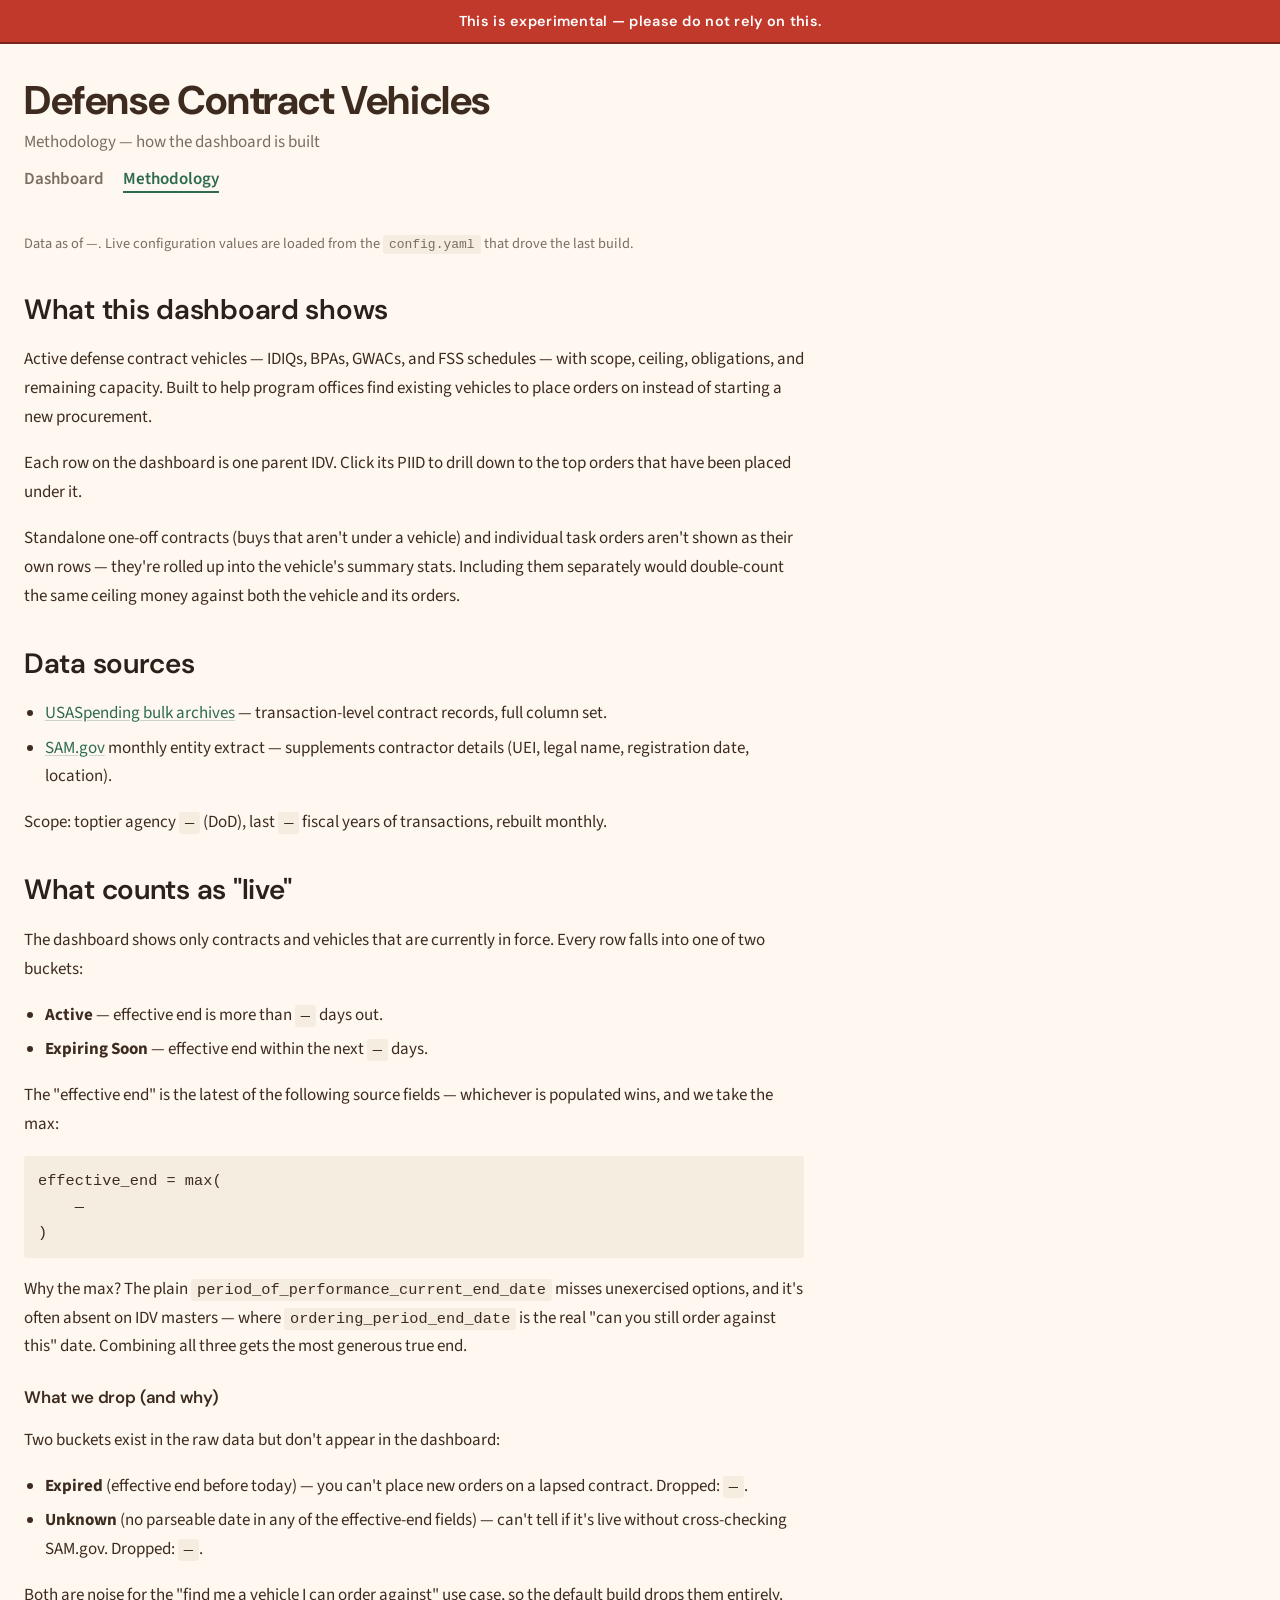
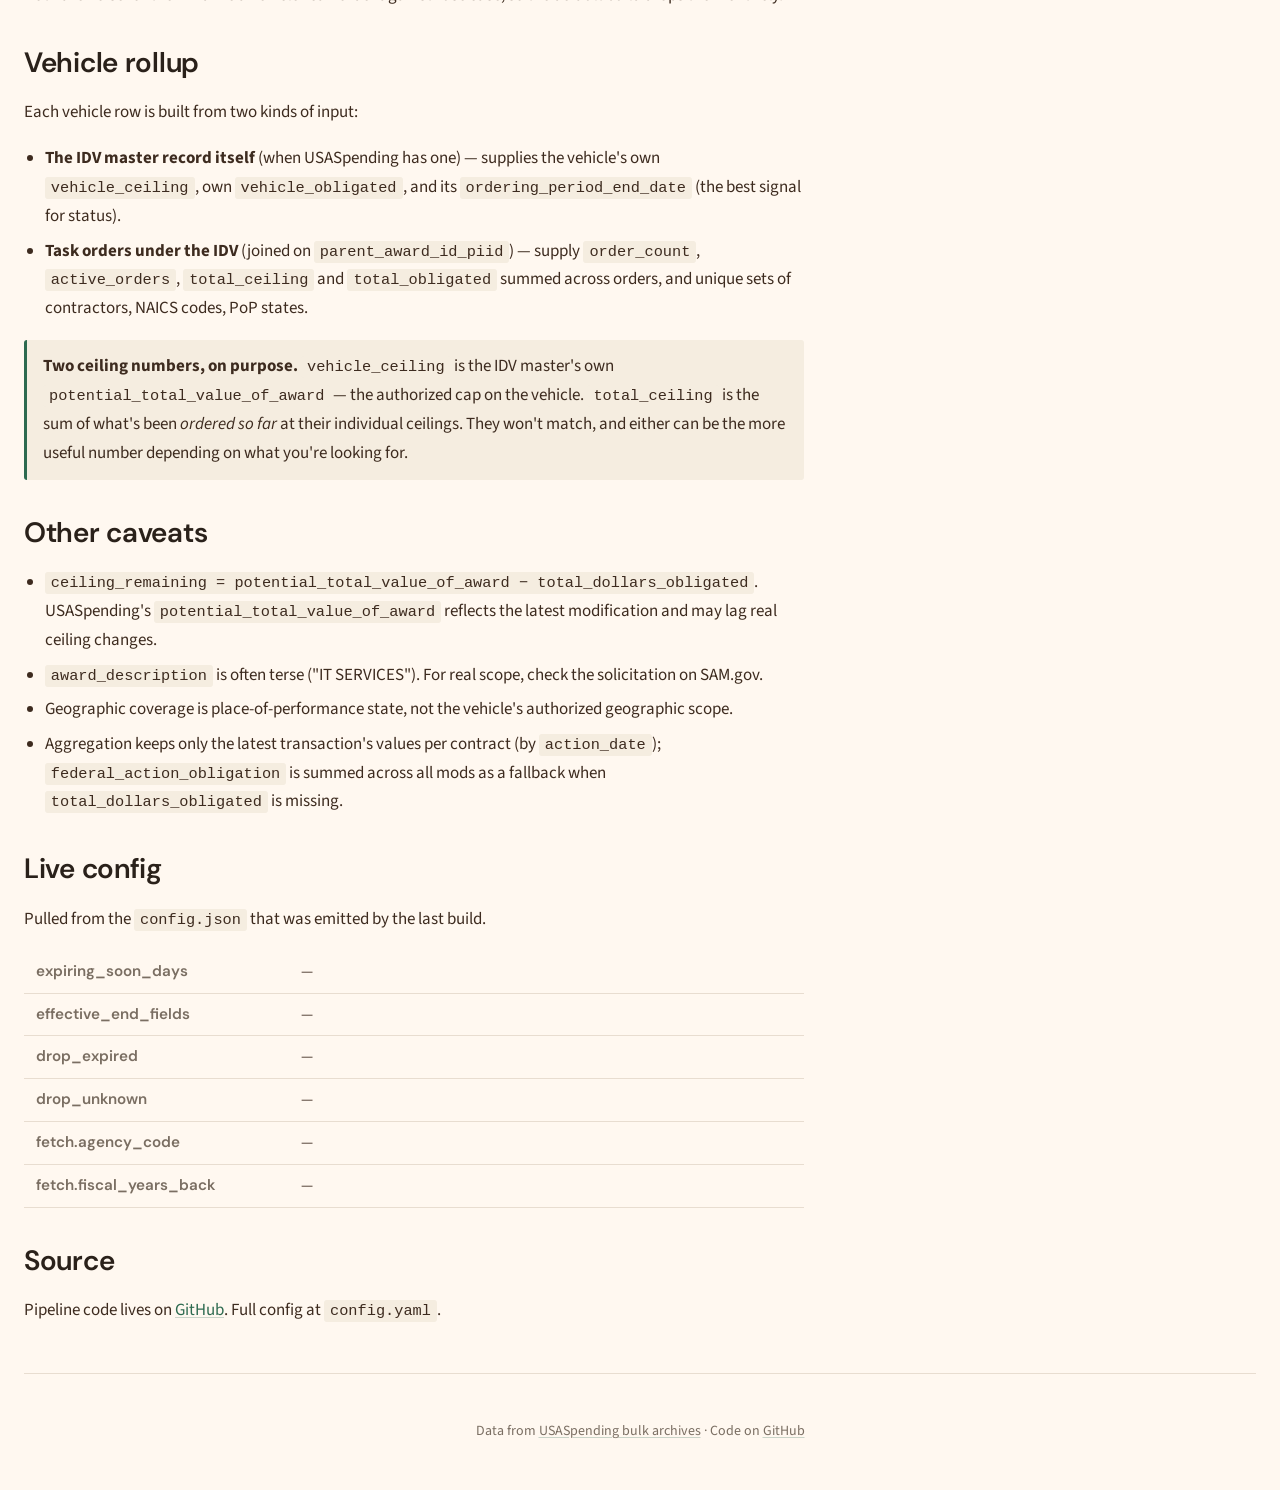
<file: web/methodology.html>
<!DOCTYPE html>
<html lang="en">
<head>
    <meta charset="UTF-8">
    <meta name="viewport" content="width=device-width, initial-scale=1.0">
    <title>Methodology — Defense Contract Vehicles</title>
    <meta name="description" content="How the Defense Contract Vehicles page groups parent IDIQs, BPAs, GWACs, and FSS schedules and their multi-award siblings into families.">
    <meta property="og:type" content="website">
    <meta property="og:title" content="Methodology — Defense Contract Vehicles">
    <meta property="og:description" content="How the Defense Contract Vehicles page groups parent IDIQs, BPAs, GWACs, and FSS schedules and their multi-award siblings into families.">
    <meta name="twitter:card" content="summary">
    <link rel="icon" href="data:image/svg+xml,%3Csvg xmlns='http://www.w3.org/2000/svg' viewBox='0 0 32 32'%3E%3Crect width='32' height='32' rx='6' fill='%232D6A4F'/%3E%3Ctext x='16' y='23' font-family='sans-serif' font-size='18' font-weight='700' text-anchor='middle' fill='white'%3EDV%3C/text%3E%3C/svg%3E">
    <link rel="preconnect" href="https://fonts.googleapis.com">
    <link rel="preconnect" href="https://fonts.gstatic.com" crossorigin>
    <link href="https://fonts.googleapis.com/css2?family=DM+Sans:wght@400;500;600;700&family=Source+Sans+3:wght@400;500;600&display=swap" rel="stylesheet">
    <link rel="stylesheet" href="shared/shared.css">
    <style>
        .page-nav { margin-top: 0.5rem; }
        .page-nav a {
            margin-right: 1rem;
            font-weight: 600;
            text-decoration: none;
            color: var(--color-text-muted);
        }
        .page-nav a.active {
            color: var(--color-accent);
            border-bottom: 2px solid var(--color-accent);
        }
        .methodology-body {
            max-width: 780px;
            line-height: 1.7;
        }
        .methodology-body h2 {
            margin-top: 2.2rem;
            margin-bottom: 0.7rem;
            font-family: 'DM Sans', sans-serif;
            font-weight: 600;
            color: var(--color-heading, #2A211A);
        }
        .methodology-body h3 {
            margin-top: 1.6rem;
            margin-bottom: 0.4rem;
            font-family: 'DM Sans', sans-serif;
            font-weight: 600;
            font-size: 1.05rem;
        }
        .methodology-body code, .methodology-body pre {
            background: var(--color-surface-alt, #F5EDE0);
            padding: 2px 6px;
            border-radius: 3px;
            font-family: 'SF Mono', Menlo, Monaco, monospace;
            font-size: 0.9em;
        }
        .methodology-body pre {
            padding: 12px 14px;
            overflow-x: auto;
        }
        .methodology-body ul { padding-left: 1.3rem; }
        .methodology-body li { margin-bottom: 0.35rem; }
        /* Keep wide blocks from stretching the page sideways on a phone. */
        pre { overflow-x: auto; max-width: 100%; }
        @media (max-width: 768px) { .config-table { display: block; overflow-x: auto; } }
        .config-table {
            width: 100%;
            border-collapse: collapse;
            margin: 0.6rem 0 1.2rem;
            font-size: 0.95rem;
        }
        .config-table th, .config-table td {
            text-align: left;
            padding: 8px 12px;
            border-bottom: 1px solid var(--color-border, #E8DDD0);
        }
        .config-table th {
            font-weight: 600;
            width: 34%;
            font-family: 'DM Sans', sans-serif;
            color: var(--color-text-muted);
        }
        .config-table code { background: none; padding: 0; }
        .note {
            background: var(--color-surface-alt, #F5EDE0);
            border-left: 3px solid var(--color-accent, #2D6A4F);
            padding: 12px 16px;
            margin: 1rem 0;
            border-radius: 3px;
        }
        .as-of {
            color: var(--color-text-muted);
            font-size: 0.9rem;
        }
    </style>
</head>
<body>
    <div class="experimental-banner">
        This is experimental — please do not rely on this.
    </div>
    <div class="site-container">
        <header class="site-header">
            <h1>Defense Contract Vehicles</h1>
            <p class="site-subtitle">Methodology — how the dashboard is built</p>
            <nav class="page-nav">
                <a href="index.html">Dashboard</a>
                <a href="methodology.html" class="active">Methodology</a>
            </nav>
        </header>

        <section class="methodology-body">
            <p class="as-of">Data as of <span id="asOf">—</span>. Live configuration values are loaded from the
               <code>config.yaml</code> that drove the last build.</p>

            <h2>What this dashboard shows</h2>
            <p>Active defense contract vehicles — IDIQs, BPAs, GWACs, and FSS schedules — with scope,
               ceiling, obligations, and remaining capacity. Built to help program offices find
               existing vehicles to place orders on instead of starting a new procurement.</p>
            <p>Each row on the dashboard is one parent IDV. Click its PIID to drill down to
               the top orders that have been placed under it.</p>
            <p>Standalone one-off contracts (buys that aren't under a vehicle) and individual
               task orders aren't shown as their own rows — they're rolled up into the vehicle's
               summary stats. Including them separately would double-count the same ceiling
               money against both the vehicle and its orders.</p>

            <h2>Data sources</h2>
            <ul>
                <li><a href="https://www.usaspending.gov/download_center/custom_award_data">USASpending bulk archives</a>
                    — transaction-level contract records, full column set.</li>
                <li><a href="https://sam.gov">SAM.gov</a> monthly entity extract — supplements contractor details
                    (UEI, legal name, registration date, location).</li>
            </ul>
            <p>Scope: toptier agency <code id="cfgAgencyCode">—</code>
               (DoD), last <code id="cfgFYBack">—</code> fiscal years of transactions, rebuilt monthly.</p>

            <h2>What counts as "live"</h2>
            <p>The dashboard shows only contracts and vehicles that are currently in force.
               Every row falls into one of two buckets:</p>
            <ul>
                <li><strong>Active</strong> — effective end is more than <code id="cfgEsDays">—</code> days out.</li>
                <li><strong>Expiring Soon</strong> — effective end within the next <code id="cfgEsDays2">—</code> days.</li>
            </ul>
            <p>The "effective end" is the latest of the following source fields — whichever is
               populated wins, and we take the max:</p>
            <pre>effective_end = max(
    <span id="cfgEffFields">—</span>
)</pre>
            <p>Why the max? The plain <code>period_of_performance_current_end_date</code> misses
               unexercised options, and it's often absent on IDV masters — where
               <code>ordering_period_end_date</code> is the real "can you still order against this"
               date. Combining all three gets the most generous true end.</p>

            <h3>What we drop (and why)</h3>
            <p>Two buckets exist in the raw data but don't appear in the dashboard:</p>
            <ul>
                <li><strong>Expired</strong> (effective end before today) — you can't place new
                    orders on a lapsed contract. Dropped: <code id="cfgDropExp">—</code>.</li>
                <li><strong>Unknown</strong> (no parseable date in any of the effective-end fields) —
                    can't tell if it's live without cross-checking SAM.gov. Dropped:
                    <code id="cfgDropUnk">—</code>.</li>
            </ul>
            <p>Both are noise for the "find me a vehicle I can order against" use case, so the default
               build drops them entirely.</p>

            <h2>Vehicle rollup</h2>
            <p>Each vehicle row is built from two kinds of input:</p>
            <ul>
                <li><strong>The IDV master record itself</strong> (when USASpending has one) —
                    supplies the vehicle's own <code>vehicle_ceiling</code>, own
                    <code>vehicle_obligated</code>, and its <code>ordering_period_end_date</code>
                    (the best signal for status).</li>
                <li><strong>Task orders under the IDV</strong> (joined on
                    <code>parent_award_id_piid</code>) — supply <code>order_count</code>,
                    <code>active_orders</code>, <code>total_ceiling</code> and
                    <code>total_obligated</code> summed across orders, and unique sets of
                    contractors, NAICS codes, PoP states.</li>
            </ul>
            <div class="note">
                <strong>Two ceiling numbers, on purpose.</strong> <code>vehicle_ceiling</code> is the
                IDV master's own <code>potential_total_value_of_award</code> — the authorized cap on
                the vehicle. <code>total_ceiling</code> is the sum of what's been <em>ordered so
                far</em> at their individual ceilings. They won't match, and either can be the more
                useful number depending on what you're looking for.
            </div>

            <h2>Other caveats</h2>
            <ul>
                <li><code>ceiling_remaining = potential_total_value_of_award − total_dollars_obligated</code>.
                    USASpending's <code>potential_total_value_of_award</code> reflects the latest
                    modification and may lag real ceiling changes.</li>
                <li><code>award_description</code> is often terse ("IT SERVICES"). For real scope, check the
                    solicitation on SAM.gov.</li>
                <li>Geographic coverage is place-of-performance state, not the vehicle's authorized
                    geographic scope.</li>
                <li>Aggregation keeps only the latest transaction's values per contract
                    (by <code>action_date</code>); <code>federal_action_obligation</code> is summed
                    across all mods as a fallback when <code>total_dollars_obligated</code> is missing.</li>
            </ul>

            <h2>Live config</h2>
            <p>Pulled from the <code>config.json</code> that was emitted by the last build.</p>
            <table class="config-table" id="cfgTable">
                <tr><th>expiring_soon_days</th><td id="tblEsDays">—</td></tr>
                <tr><th>effective_end_fields</th><td id="tblEffFields">—</td></tr>
                <tr><th>drop_expired</th><td id="tblDropExp">—</td></tr>
                <tr><th>drop_unknown</th><td id="tblDropUnk">—</td></tr>
                <tr><th>fetch.agency_code</th><td id="tblAgency">—</td></tr>
                <tr><th>fetch.fiscal_years_back</th><td id="tblFYBack">—</td></tr>
            </table>

            <h2>Source</h2>
            <p>Pipeline code lives on
               <a href="https://github.com/abigailhaddad/dod-contract-vehicles">GitHub</a>.
               Full config at <code>config.yaml</code>.</p>
        </section>

        <footer class="site-footer">
            <p>
                Data from <a href="https://www.usaspending.gov/">USASpending bulk archives</a>
                &middot; Code on <a href="https://github.com/abigailhaddad/dod-contract-vehicles">GitHub</a>
            </p>
        </footer>
    </div>

    <script>
        const DATA_BASE = window.DATA_BASE
            || (location.hostname === 'localhost' || location.hostname === '127.0.0.1'
                ? 'data'
                : 'https://pub-9f4e2a3f6cb94f8a9965f749fae53430.r2.dev/dashboard_data');

        (async function() {
            try {
                const resp = await fetch(DATA_BASE + '/config.json');
                const cfg = await resp.json();

                const set = (id, val) => {
                    const el = document.getElementById(id);
                    if (el) el.textContent = val;
                };

                set('asOf', cfg.as_of || '—');
                set('cfgAgencyCode', cfg.fetch.agency_code);
                set('cfgFYBack', cfg.fetch.fiscal_years_back);
                set('cfgEsDays', cfg.classification.expiring_soon_days);
                set('cfgEsDays2', cfg.classification.expiring_soon_days);
                set('cfgDropExp', String(cfg.classification.drop_expired));
                set('cfgDropUnk', String(cfg.classification.drop_unknown));

                const fieldsList = cfg.classification.effective_end_fields || [];
                document.getElementById('cfgEffFields').textContent = fieldsList.join(',\n    ');

                set('tblEsDays', cfg.classification.expiring_soon_days);
                document.getElementById('tblEffFields').innerHTML =
                    fieldsList.map(f => '<code>' + f + '</code>').join('<br>');
                set('tblDropExp', String(cfg.classification.drop_expired));
                set('tblDropUnk', String(cfg.classification.drop_unknown));
                set('tblAgency', cfg.fetch.agency_code);
                set('tblFYBack', cfg.fetch.fiscal_years_back);
            } catch (err) {
                console.error('Failed to load config.json:', err);
            }
        })();
    </script>
</body>
</html>
</file>
<file: web/shared/shared.css>
@import url('https://fonts.googleapis.com/css2?family=DM+Sans:wght@400;500;600;700&family=Source+Sans+3:wght@400;500;600&family=JetBrains+Mono:wght@400;500&display=swap');

:root {
    /* Colors */
    --color-bg: #FFF8F0;
    --color-surface: #F5EDE0;
    --color-text: #3D2B1F;
    --color-text-muted: #7A6E62;
    --color-accent: #2D6A4F;
    --color-accent-hover: #245A42;
    --color-highlight: #D4A03C;
    --color-border: #E8DDD0;
    --color-code-bg: #2A211A;
    --color-code-text: #F5EDE0;
    --color-error: #C0392B;

    /* Override Bootstrap's blue with our brand accent */
    --bs-primary: #2D6A4F;
    --bs-primary-rgb: 45, 106, 79;
    --bs-link-color: #2D6A4F;
    --bs-link-hover-color: #245A42;
    --bs-focus-ring-color: rgba(45, 106, 79, 0.25);
    --bs-body-bg: #FFF8F0;
    --bs-body-color: #3D2B1F;

    /* Typography */
    --font-heading: 'DM Sans', sans-serif;
    --font-body: 'Source Sans 3', sans-serif;
    --font-mono: 'JetBrains Mono', monospace;

    /* Spacing */
    --max-width-text: 720px;
    --max-width-layout: 1100px;
    --section-padding: 4rem;
    --card-padding: 1.5rem;
    --card-radius: 0.5rem;

    /* Shadows */
    --shadow-sm: 0 1px 3px rgba(61, 43, 31, 0.08);
    --shadow-md: 0 4px 8px rgba(61, 43, 31, 0.1);
}

/* ============================================
   Base
   ============================================ */

*, *::before, *::after {
    box-sizing: border-box;
}

body {
    font-family: var(--font-body);
    color: var(--color-text);
    background: var(--color-bg);
    line-height: 1.7;
    font-size: 1.0625rem;
    margin: 0;
}

h1, h2, h3, h4, h5, h6 {
    font-family: var(--font-heading);
    letter-spacing: -0.01em;
    color: var(--color-text);
}

h1 {
    font-size: 2.5rem;
    font-weight: 700;
    line-height: 1.2;
}

h2 {
    font-size: 1.75rem;
    font-weight: 600;
    line-height: 1.3;
}

h3 {
    font-size: 1.25rem;
    font-weight: 600;
    line-height: 1.3;
}

a {
    color: var(--color-accent);
    text-decoration: underline;
    text-decoration-color: rgba(45, 106, 79, 0.25);
    text-underline-offset: 2px;
    transition: text-decoration-color 0.2s ease;
}

a:hover {
    text-decoration-color: var(--color-accent);
}

/* ============================================
   Layout
   ============================================ */

.site-container {
    max-width: 1300px;
    margin: 0 auto;
    padding: 0 1.5rem;
}

/* ============================================
   Header
   ============================================ */

.site-header {
    padding: 2rem 0 1.5rem;
}

.site-header h1 {
    margin: 0 0 0.25rem;
}

.site-subtitle {
    color: var(--color-text-muted);
    font-size: 1.0625rem;
    margin: 0;
}

/* ============================================
   Stats Cards
   ============================================ */

.experimental-banner {
    background: #c0392b;
    color: #fff;
    font-family: 'DM Sans', sans-serif;
    font-weight: 600;
    text-align: center;
    padding: 0.55rem 1rem;
    font-size: 0.9rem;
    letter-spacing: 0.02em;
    border-bottom: 2px solid #7d231a;
}

.stats-row {
    display: grid;
    grid-template-columns: repeat(auto-fit, minmax(200px, 1fr));
    gap: 1rem;
    margin-bottom: 1rem;
}

.stat-card {
    background: var(--color-bg);
    border: 1px solid var(--color-border);
    border-radius: var(--card-radius);
    padding: var(--card-padding);
    transition: border-color 0.2s ease;
}

.stat-card:hover {
    border-color: var(--color-highlight);
}

.stat-card h3 {
    font-size: 0.875rem;
    font-weight: 500;
    color: var(--color-text-muted);
    margin: 0 0 0.25rem;
    text-transform: uppercase;
    letter-spacing: 0.03em;
    font-family: var(--font-body);
}

.stat-card .stat-value {
    font-family: var(--font-heading);
    font-size: 1.75rem;
    font-weight: 700;
    color: var(--color-text);
    line-height: 1.2;
}

/* ============================================
   Charts
   ============================================ */

.charts-section {
    margin-bottom: 1.25rem;
    padding-top: 0.25rem;
}

.charts-grid {
    display: flex;
    flex-direction: column;
    gap: 1.5rem;
}

.chart-card {
    background: var(--color-bg);
    border: 1px solid var(--color-border);
    border-radius: var(--card-radius);
    padding: var(--card-padding);
}

.chart-card h3 {
    margin: 0 0 1rem;
    font-size: 1rem;
    font-weight: 600;
}

.chart-card canvas {
    width: 100% !important;
    max-height: 180px;
}

.chart-card.chart-tall canvas {
    max-height: 280px;
}

/* ============================================
   Filter Bar
   ============================================ */

.filters-bar-container {
    margin-bottom: 0.75rem;
}

.filters-bar {
    display: flex;
    flex-wrap: wrap;
    align-items: center;
    gap: 0.5rem;
    min-height: 2.25rem;
}

.filters-bar-empty {
    font-size: 0.875rem;
    color: var(--color-text-muted);
}

.bar-label {
    font-size: 0.8125rem;
    font-weight: 600;
    color: var(--color-text-muted);
    margin-right: 0.25rem;
}

/* ============================================
   Filter Chips
   ============================================ */

.filter-chip {
    display: inline-flex;
    align-items: center;
    gap: 0.375rem;
    background: var(--color-surface);
    border: 1px solid var(--color-border);
    border-radius: 0.25rem;
    padding: 0.25rem 0.5rem;
    font-size: 0.8125rem;
    font-family: var(--font-body);
    max-width: 300px;
}

.filter-chip-label {
    font-weight: 600;
    color: var(--color-text-muted);
    white-space: nowrap;
}

.filter-chip-value {
    color: var(--color-text);
    white-space: nowrap;
    overflow: hidden;
    text-overflow: ellipsis;
    max-width: 180px;
}

.filter-chip-remove {
    cursor: pointer;
    color: var(--color-text-muted);
    font-size: 1rem;
    line-height: 1;
    padding: 0 0.125rem;
    transition: color 0.15s ease;
}

.filter-chip-remove:hover {
    color: var(--color-error);
}

/* ============================================
   Buttons
   ============================================ */

.add-filter-btn,
.copy-link-btn,
.csv-download-btn,
.clear-filters-btn {
    font-family: var(--font-heading);
    font-size: 0.8125rem;
    font-weight: 500;
    padding: 0.375rem 0.75rem;
    border-radius: 0.375rem;
    cursor: pointer;
    transition: background 0.2s ease, border-color 0.2s ease;
    border: 1px solid var(--color-border);
    background: transparent;
    color: var(--color-text);
}

.add-filter-btn:hover,
.copy-link-btn:hover,
.csv-download-btn:hover,
.clear-filters-btn:hover {
    border-color: var(--color-highlight);
}

.add-filter-btn {
    background: var(--color-accent);
    color: var(--color-bg);
    border-color: var(--color-accent);
}

.add-filter-btn:hover {
    background: var(--color-accent-hover);
    border-color: var(--color-accent-hover);
}

/* ============================================
   Filter Modal / Popover
   ============================================ */

.filter-modal {
    position: fixed;
    top: 0;
    left: 0;
    width: 100%;
    height: 100%;
    background: rgba(61, 43, 31, 0.3);
    display: flex;
    align-items: center;
    justify-content: center;
    z-index: 9999;
}

.filter-popover {
    background: var(--color-bg);
    border: 1px solid var(--color-border);
    border-radius: var(--card-radius);
    padding: 1.25rem;
    box-shadow: var(--shadow-md);
    max-width: 400px;
    width: 90vw;
    max-height: 80vh;
    overflow-y: auto;
}

.filter-title {
    font-family: var(--font-heading);
    font-weight: 600;
    font-size: 1rem;
    margin-bottom: 0.75rem;
    color: var(--color-text);
}

.filter-search {
    width: 100%;
    padding: 0.5rem 0.75rem;
    border: 1px solid var(--color-border);
    border-radius: 0.375rem;
    font-family: var(--font-body);
    font-size: 0.875rem;
    background: var(--color-bg);
    color: var(--color-text);
    margin-bottom: 0.75rem;
    outline: none;
}

.filter-search:focus {
    border-color: var(--color-accent);
}

.filter-options {
    max-height: 300px;
    overflow-y: auto;
}

.filter-option {
    display: block;
    padding: 0.375rem 0.25rem;
    cursor: pointer;
    font-size: 0.875rem;
    color: var(--color-text);
    border-radius: 0.25rem;
}

.filter-option:hover {
    background: var(--color-surface);
}

.filter-option input[type="checkbox"] {
    margin-right: 0.5rem;
    accent-color: var(--color-accent);
}

/* Text filter tags */
.text-tags-container {
    display: flex;
    flex-wrap: wrap;
    gap: 0.375rem;
    margin-bottom: 0.5rem;
}

.text-tag {
    display: inline-flex;
    align-items: center;
    gap: 0.25rem;
    background: var(--color-surface);
    border: 1px solid var(--color-border);
    border-radius: 0.25rem;
    padding: 0.2rem 0.5rem;
    font-size: 0.8125rem;
}

.text-tag-label {
    color: var(--color-text);
}

.text-tag-remove {
    cursor: pointer;
    color: var(--color-text-muted);
    font-size: 1rem;
    line-height: 1;
    padding: 0 0.125rem;
}

.text-tag-remove:hover {
    color: var(--color-error);
}

.filter-buttons {
    display: flex;
    gap: 0.5rem;
    justify-content: flex-end;
    margin-top: 0.75rem;
}

.filter-buttons .btn {
    font-family: var(--font-heading);
    font-size: 0.8125rem;
    font-weight: 500;
    padding: 0.375rem 0.875rem;
    border-radius: 0.375rem;
    cursor: pointer;
    border: 1px solid var(--color-border);
    background: transparent;
    color: var(--color-text);
    transition: background 0.2s ease, border-color 0.2s ease;
}

.filter-buttons .btn:hover {
    border-color: var(--color-highlight);
}

.filter-buttons .btn-apply {
    background: var(--color-accent);
    color: var(--color-bg);
    border-color: var(--color-accent);
}

.filter-buttons .btn-apply:hover {
    background: var(--color-accent-hover);
    border-color: var(--color-accent-hover);
}

/* ============================================
   DataTable Overrides
   ============================================ */

/* Table base */
table.dataTable {
    width: 100% !important;
    border-collapse: collapse;
    font-family: var(--font-body);
    font-size: 0.9375rem;
}

table.dataTable thead th {
    background: var(--color-surface) !important;
    font-family: var(--font-heading);
    font-weight: 600;
    text-align: left;
    padding: 0.75rem 1rem;
    border-bottom: 2px solid var(--color-border) !important;
    color: var(--color-text);
    white-space: nowrap;
    font-size: 0.8125rem;
}

table.dataTable tbody td {
    padding: 0.625rem 1rem;
    border-bottom: 1px solid var(--color-border);
    vertical-align: middle;
    font-size: 0.8125rem;
}

/* Alternate rows */
table.dataTable tbody tr:nth-child(odd) {
    background: var(--color-bg);
}

table.dataTable tbody tr:nth-child(even) {
    background: var(--color-surface);
}

table.dataTable tbody tr:hover {
    background: var(--color-border) !important;
}

/* Right-align numbers */
.dt-right {
    text-align: right;
}

/* Hide global search - filtering is column-specific */
.dataTables_filter {
    display: none;
}

/* DataTables info & pagination */
.dataTables_info {
    font-family: var(--font-body);
    font-size: 0.8125rem;
    color: var(--color-text-muted);
    padding: 0.75rem 0;
}

.dataTables_paginate {
    padding: 0.75rem 0;
}

/* Unified pagination: override both DataTables native and Bootstrap .page-link styles */
.dataTables_paginate .paginate_button,
.dataTables_paginate .page-link,
.dataTables_paginate .page-item .page-link {
    font-family: var(--font-body) !important;
    font-size: 0.8125rem !important;
    line-height: 1.4 !important;
    color: var(--color-text) !important;
    border: 1px solid var(--color-border) !important;
    border-radius: 0.25rem !important;
    padding: 0.3rem 0.5rem !important;
    margin: 0 1px !important;
    background: transparent !important;
    background-image: none !important;
    box-shadow: none !important;
    display: inline-block;
    text-decoration: none !important;
    min-width: 2rem;
    text-align: center;
}

.dataTables_paginate .paginate_button.current,
.dataTables_paginate .paginate_button.current:hover,
.dataTables_paginate .paginate_button.current:focus,
.dataTables_paginate .paginate_button.current:active,
.dataTables_paginate .page-item.active .page-link,
.dataTables_paginate .page-item.active .page-link:hover,
.dataTables_paginate .page-item.active .page-link:focus {
    background: var(--color-accent) !important;
    background-color: var(--color-accent) !important;
    background-image: none !important;
    color: var(--color-bg) !important;
    border-color: var(--color-accent) !important;
    box-shadow: none !important;
}

.dataTables_paginate .paginate_button:hover:not(.current):not(.disabled),
.dataTables_paginate .page-item:not(.active):not(.disabled) .page-link:hover {
    border-color: var(--color-highlight) !important;
    background: var(--color-surface) !important;
    color: var(--color-text) !important;
}

.dataTables_paginate .paginate_button.disabled,
.dataTables_paginate .page-item.disabled .page-link {
    color: var(--color-text-muted) !important;
    opacity: 0.5;
}

/* DataTables length selector */
.dataTables_length {
    font-family: var(--font-body);
    font-size: 0.8125rem;
    color: var(--color-text-muted);
    padding: 0.5rem 0;
}

.dataTables_length label {
    font-family: var(--font-body);
    font-size: 0.8125rem;
    display: flex;
    align-items: center;
    gap: 0.375rem;
}

.dataTables_length select {
    font-family: var(--font-body);
    font-size: 0.8125rem;
    border: 1px solid var(--color-border);
    border-radius: 0.25rem;
    padding: 0.25rem 0.5rem;
    background: var(--color-bg);
    color: var(--color-text);
}

/* Ensure consistent layout in DataTables control rows */
.dataTables_wrapper .d-flex {
    align-items: center;
    gap: 1rem;
    flex-wrap: wrap;
    padding: 0.25rem 0;
}


/* DataTables processing indicator */
.dataTables_processing {
    background: var(--color-surface) !important;
    color: var(--color-text-muted) !important;
    border: 1px solid var(--color-border) !important;
}

/* Bootstrap focus ring override */
*:focus-visible {
    outline-color: var(--color-accent) !important;
    box-shadow: 0 0 0 0.2rem rgba(45, 106, 79, 0.25) !important;
}

/* Bootstrap .btn-primary override */
.btn-primary,
.btn-primary:hover,
.btn-primary:focus,
.btn-primary:active {
    background-color: var(--color-accent) !important;
    border-color: var(--color-accent) !important;
    color: var(--color-bg) !important;
}

/* Bootstrap .btn-outline-primary override */
.btn-outline-primary {
    color: var(--color-accent) !important;
    border-color: var(--color-accent) !important;
}
.btn-outline-primary:hover,
.btn-outline-primary:focus,
.btn-outline-primary:active {
    background-color: var(--color-accent) !important;
    color: var(--color-bg) !important;
}

/* Table scroll wrapper */
.table-scroll-wrapper {
    overflow-x: auto;
    -webkit-overflow-scrolling: touch;
}

/* ============================================
   Toast Notifications
   ============================================ */

.toast {
    position: fixed;
    bottom: 1.5rem;
    right: 1.5rem;
    padding: 0.75rem 1.25rem;
    border-radius: 0.375rem;
    font-family: var(--font-body);
    font-size: 0.875rem;
    z-index: 10000;
    opacity: 0;
    transform: translateY(0.5rem);
    transition: opacity 0.3s ease, transform 0.3s ease;
    box-shadow: var(--shadow-md);
}

.toast.show {
    opacity: 1;
    transform: translateY(0);
}

.toast-success {
    background: var(--color-code-bg);
    color: var(--color-code-text);
}

.toast-error {
    background: var(--color-error);
    color: var(--color-bg);
}

/* ============================================
   Locations Cell (truncated with tooltip)
   ============================================ */

.locations-cell {
    display: inline-block;
    max-width: 250px;
    overflow: hidden;
    text-overflow: ellipsis;
    white-space: nowrap;
    vertical-align: middle;
    cursor: pointer;
}

.locations-cell:hover,
.locations-cell:focus {
    white-space: normal;
    overflow: visible;
    max-width: none;
    outline: none;
}

/* ============================================
   Footer
   ============================================ */

.site-footer {
    padding: 2rem 0;
    border-top: 1px solid var(--color-border);
    margin-top: 3rem;
    text-align: center;
    font-size: 0.875rem;
    color: var(--color-text-muted);
}

.site-footer a {
    color: var(--color-text-muted);
}

.site-footer a:hover {
    color: var(--color-accent);
}

/* ============================================
   Toolbar
   ============================================ */

.toolbar-row {
    display: flex;
    gap: 0.5rem;
    margin-bottom: 0.5rem;
    justify-content: flex-start;
}

/* ============================================
   Loading
   ============================================ */

.loading-text {
    color: var(--color-text-muted);
    font-size: 0.875rem;
}

/* ============================================
   Responsive
   ============================================ */

@media (max-width: 768px) {
    h1 {
        font-size: 1.75rem;
    }

    .stats-row {
        grid-template-columns: repeat(2, 1fr);
    }

    .charts-grid {
        grid-template-columns: 1fr;
    }

    .site-container {
        padding: 0 0.75rem;
    }

    .toolbar-row {
        flex-wrap: wrap;
        justify-content: flex-start;
    }

    table.dataTable {
        min-width: 1200px;
    }
}
</file>
